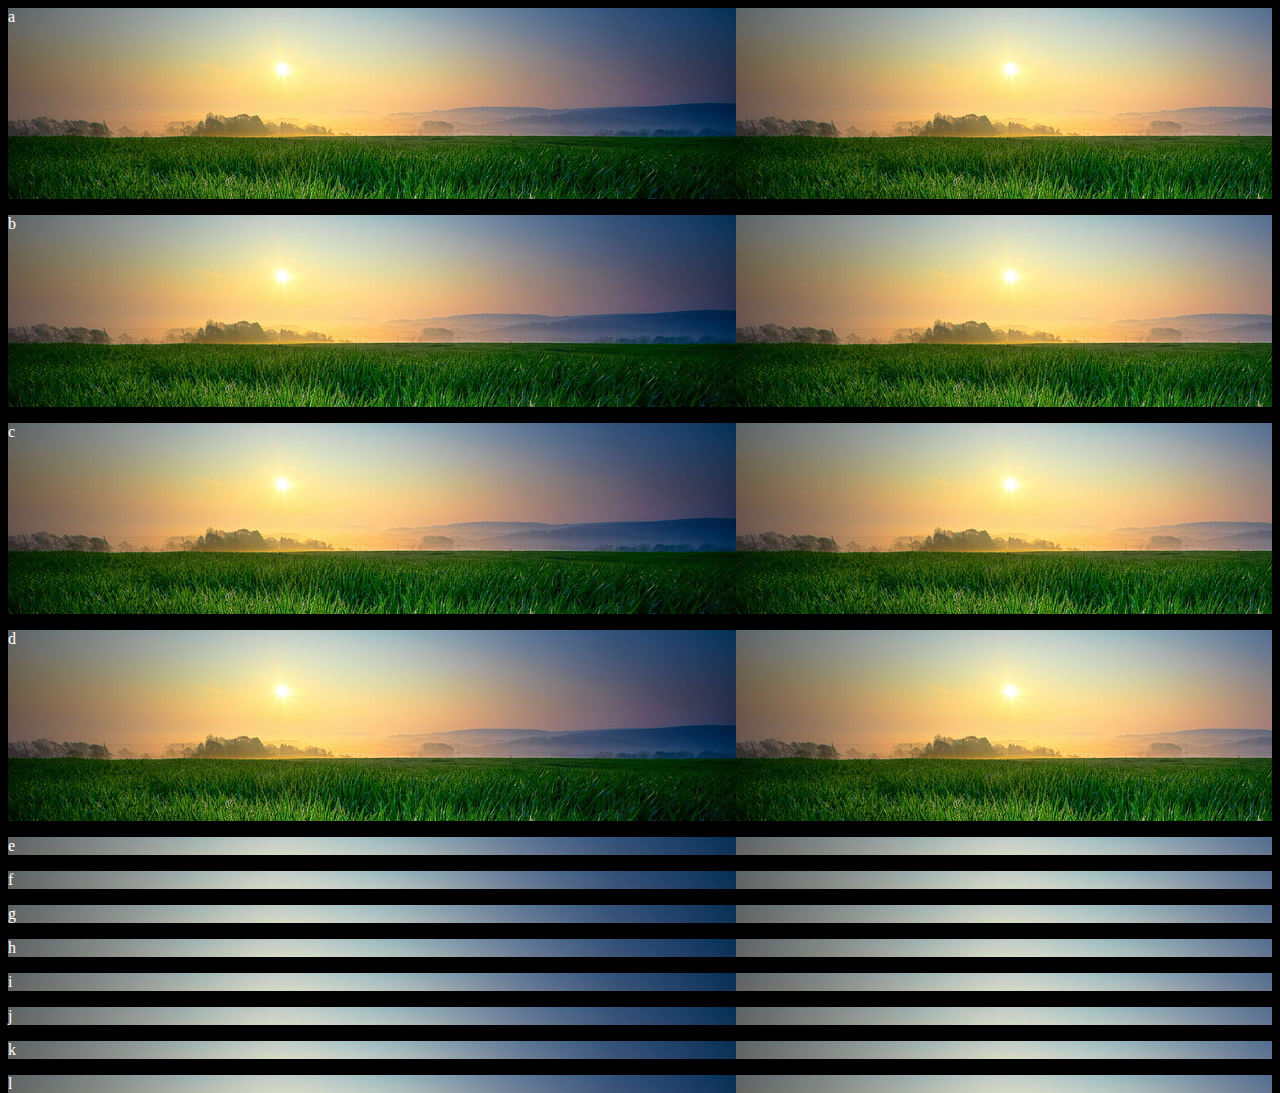
<file: grudxample/me.html>
<!DOCTYPE html>
<html lang="en">

<head>
    <link rel="stylesheet" href="sty.css">
    <meta charset="UTF-8">
    <meta http-equiv="X-UA-Compatible" content="IE=edge">
    <meta name="viewport" content="width=device-width, initial-scale=1.0">
    <title>Document</title>
</head>

<body>

    <section class="section">


        <div class="grid_items" style="background-image: url(/images/agriculture-clouds-cropland-crops-wallpaper-preview.jpg)">a
        </div>
        <div class="grid_items" style="background-image: url(/images/agriculture-clouds-cropland-crops-wallpaper-preview.jpg)">b

        </div>
        <div class="grid_items" style="background-image: url(/images/agriculture-clouds-cropland-crops-wallpaper-preview.jpg)">c</div>
        <div class="grid_items" style="background-image: url(/images/agriculture-clouds-cropland-crops-wallpaper-preview.jpg)">d

        </div>
        <div class="grid_items" style="background-image: url(/images/agriculture-clouds-cropland-crops-wallpaper-preview.jpg)">e

        </div>
        <div class="grid_items" style="background-image: url(/images/agriculture-clouds-cropland-crops-wallpaper-preview.jpg)">f

        </div>
        <div class="grid_items" style="background-image: url(/images/agriculture-clouds-cropland-crops-wallpaper-preview.jpg)">g

        </div>
        <div class="grid_items" style="background-image: url(/images/agriculture-clouds-cropland-crops-wallpaper-preview.jpg)">h

        </div>
        <div class="grid_items" style="background-image: url(/images/agriculture-clouds-cropland-crops-wallpaper-preview.jpg)">i

        </div>
        <div class="grid_items" style="background-image: url(/images/agriculture-clouds-cropland-crops-wallpaper-preview.jpg)">j

        </div>
        <div class="grid_items" style="background-image: url(/images/agriculture-clouds-cropland-crops-wallpaper-preview.jpg)">k

        </div>
        <div class="grid_items" style="background-image: url(/images/agriculture-clouds-cropland-crops-wallpaper-preview.jpg)">l

        </div>
    </section>

</body>

</html>
</file>
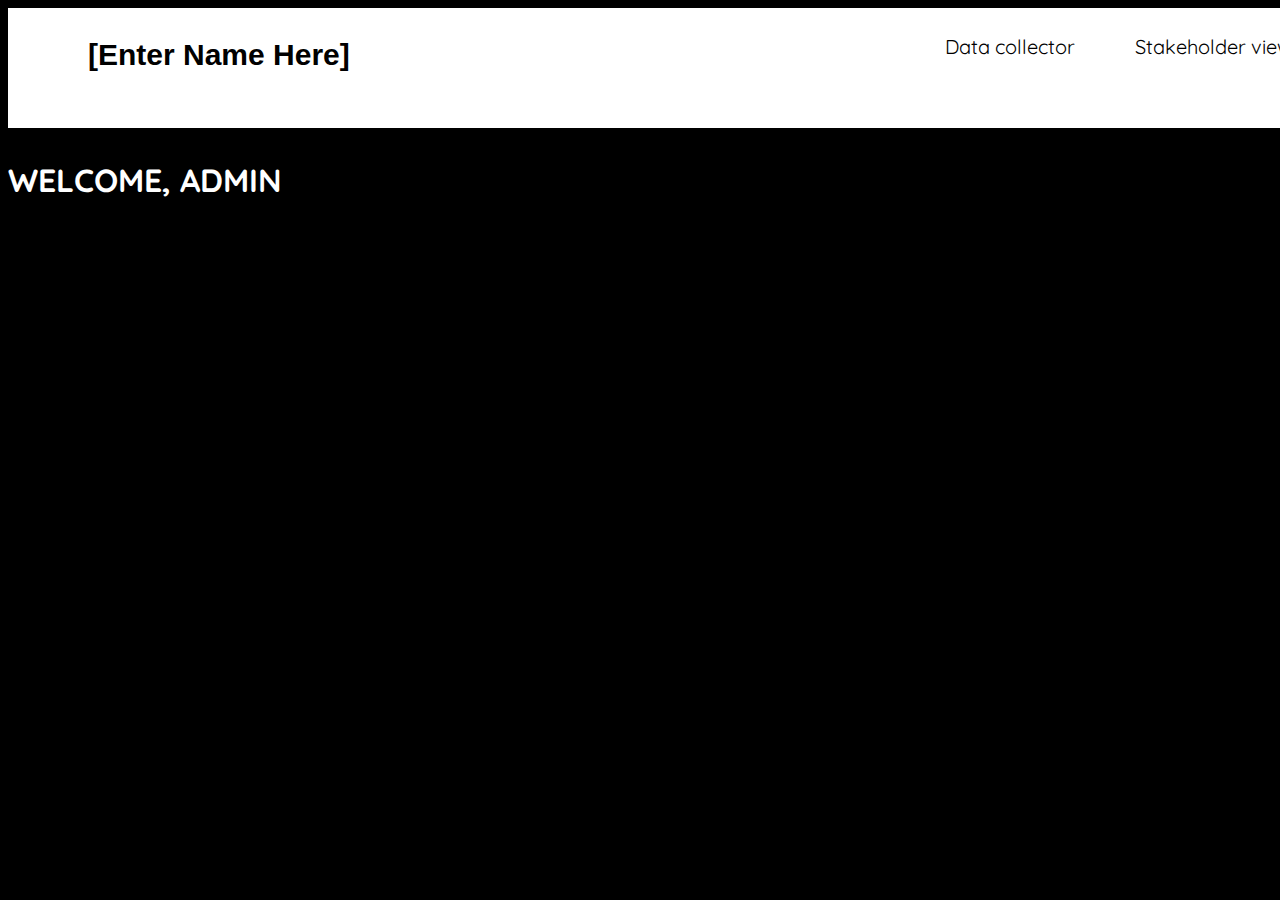
<file: pages/admin.html>
<!DOCTYPE html>
<html lang="en">

<head>
    <meta charset="UTF-8">
    <link rel="stylesheet" href="/animatepics.css">
    <link rel="stylesheet" href="/styles.css">
    <script defer src="/app.js"></script>
    <script defer src="/firebase_options.js"></script>
    <meta http-equiv="X-UA-Compatible" content="IE=edge">
    <meta name="viewport" content="width=device-width, initial-scale=1.0">
    <title>Admin</title>
</head>

<body class="bGround">
    <header>

        <div class="logo">
            [Enter Name Here]
        </div>

        <div class="hamburger">

            <div class="line"></div>
            <div class="line"></div>
            <div class="line"></div>

        </div>



        <nav class="nav-bar">

            <ul>

                <li>
                    <a href="/pages/page2.html">Data collector</a>
                </li>

                <li>
                    <a href="/pages/page3.html">Stakeholder view</a>
                </li>

            </ul>
        </nav>


    </header>

    <h1 class="hidden2">
        <p> WELCOME, ADMIN</p>
        <h1>

</body>

</html>
</file>
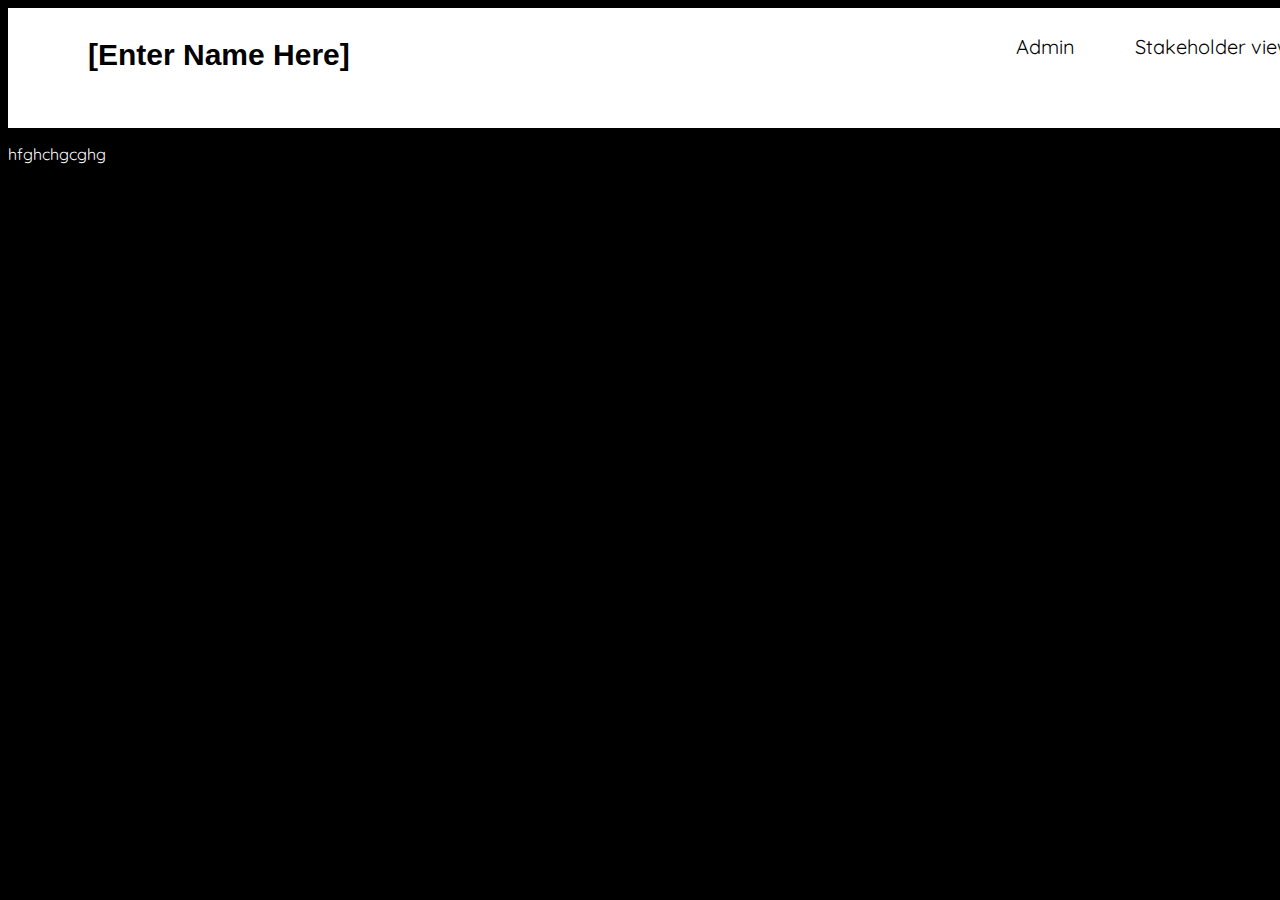
<file: pages/page2.html>
<!DOCTYPE html>
<html lang="en">

<head>
    <meta charset="UTF-8">
    <link rel="stylesheet" href="/styles.css">
    <script defer src="/app.js"></script>
    <script defer src="/firebase_options.js"></script>
    <meta http-equiv="X-UA-Compatible" content="IE=edge">
    <meta name="viewport" content="width=device-width, initial-scale=1.0">
    <title>Admin</title>
</head>

<body class="bGround">
    <header>

        <div class="logo">
            [Enter Name Here]
        </div>

        <div class="hamburger">

            <div class="line"></div>
            <div class="line"></div>
            <div class="line"></div>

        </div>



        <nav class="nav-bar">

            <ul>
                <li>
                    <a href="admin.html">Admin</a>
                </li>



                <li>
                    <a href="page3.html">Stakeholder view</a>
                </li>

            </ul>
        </nav>


    </header>

    <p>hfghchgcghg</p>

</body>

</html>
</file>
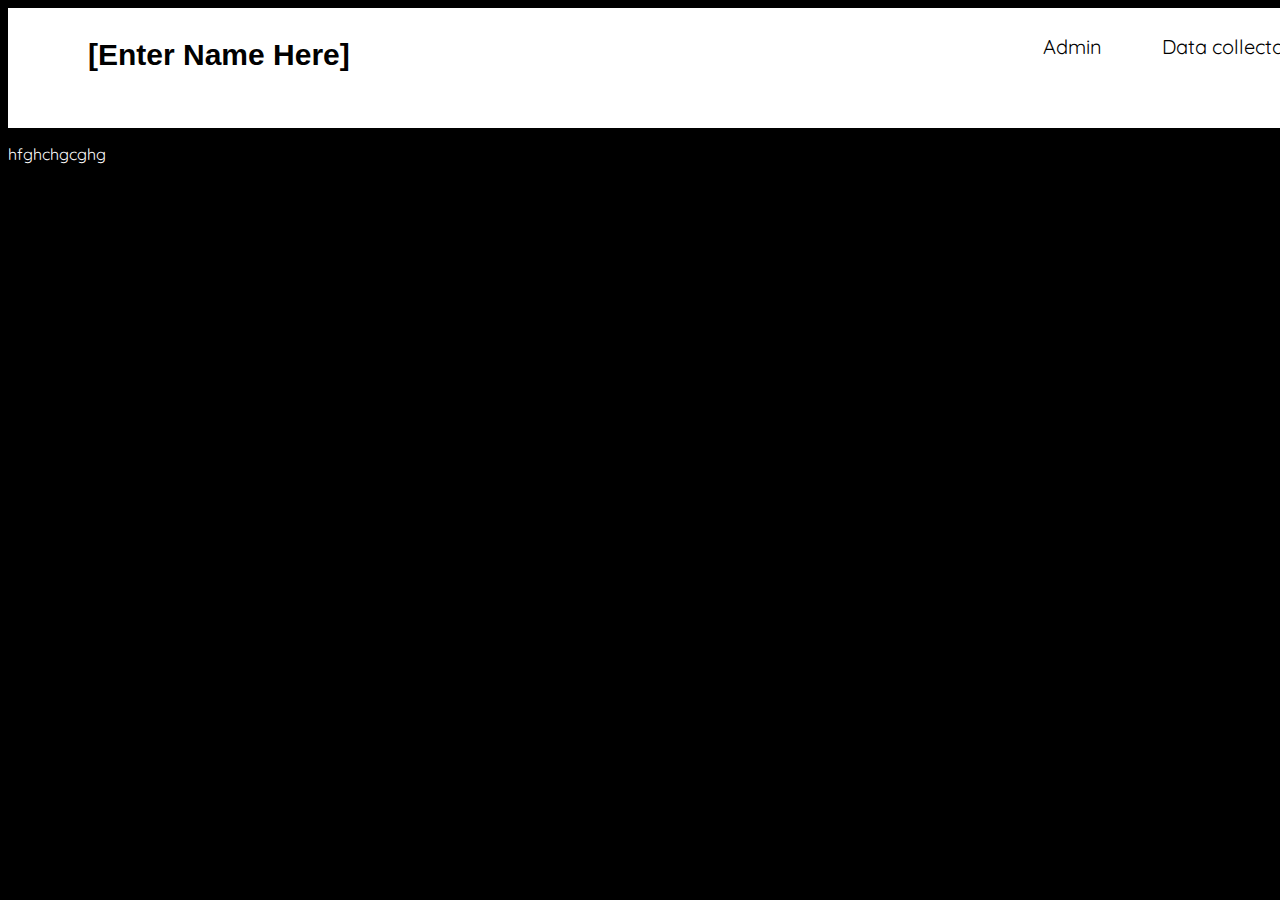
<file: pages/page3.html>
<!DOCTYPE html>
<html lang="en">

<head>
    <meta charset="UTF-8">
    <link rel="stylesheet" href="/styles.css">
    <script defer src="/app.js"></script>
    <script defer src="/firebase_options.js"></script>
    <meta http-equiv="X-UA-Compatible" content="IE=edge">
    <meta name="viewport" content="width=device-width, initial-scale=1.0">
    <title>Admin</title>
</head>

<body class="bGround">
    <header>

        <div class="logo">
            [Enter Name Here]
        </div>

        <div class="hamburger">

            <div class="line"></div>
            <div class="line"></div>
            <div class="line"></div>

        </div>



        <nav class="nav-bar">

            <ul>
                <li>
                    <a href="admin.html">Admin</a>
                </li>

                <li>
                    <a href="page2.html">Data collector</a>
                </li>



            </ul>
        </nav>


    </header>

    <p>hfghchgcghg</p>

</body>

</html>
</file>
<file: grudxample/sty.css>
* {
    background-color: black;
}

.section {
    height: 85vh;
    display: grid;
    gap: 1rem;
    grid-template-areas: 'a, b, c, d' ' l, r, r, e' 'k ,r, r, f' 'j, i, h,g';
    grid-template-rows: repeat(4, 25%);
    grid-template-columns: 240px, auto auto 240px;
    --stagered-delay: 100ms;
}

@keyframes CardEntrance {
    from {
        opacity: 0;
        transform: scale(0.5);
    }
    to {
        opacity: 1;
        transform: scale(1.5);
    }
}

.grid_items:nth-child(1) {
    grid-area: 'a';
    animation-delay: calc(1 * var(--stagered-delay));
}

.grid_items:nth-child(2) {
    grid-area: 'b';
    animation-delay: calc(2 * var(--stagered-delay));
}

.grid_items:nth-child(3) {
    grid-area: 'c';
}

.grid_items:nth-child(4) {
    grid-area: 'd';
}

.grid_items:nth-child(5) {
    grid-area: 'e';
}

.grid_items:nth-child(6) {
    grid-area: 'f';
}

.grid_items:nth-child(7) {
    grid-area: 'g';
}

.grid_items:nth-child(8) {
    grid-area: 'h';
}

.grid_items:nth-child(9) {
    grid-area: 'i';
}

.grid_items:nth-child(10) {
    grid-area: 'j';
}

.grid_items:nth-child(11) {
    grid-area: 'k';
}

.grid_items:nth-child(2) {
    grid-area: 'l';
}

.grid_items:last-child {
    grid-area: 'r';
}

.grid_items {
    color: white;
    animation: cardEntrance 700ms ease-out;
    animation-fill-mode: backwards;
}
</file>
<file: styles.css>
@import url('https://fonts.googleapis.com/css?family=Muli&display=swap');
@import url('https://fonts.googleapis.com/css?family=Quicksand&display=swap');
* {
    list-style: none;
    text-decoration: none;
    font-family: 'Quicksand', Tahoma, Geneva, Verdana, sans-serif;
}

.box {
    height: 50px;
    width: 100px;
    padding: 10px;
    background-color: red;
    padding: 20px;
    border: 20px solid black;
    margin: 50px;
}

.bGround {
    background-color: black;
}

.MajorH {
    color: #FFFFFF;
    text-align: center;
    font-size: 70px;
}

body {
    background-color: black;
}

p {
    color: #FFFFFF;
}

section {
    display: grid;
    place-items: center;
    align-content: center;
    min-height: 150vh;
}

.hidden {
    opacity: 0;
    transition: all 3s;
}

.show {
    opacity: 3;
}

header {
    background: #FFFFFF;
    height: 120px;
    width: 100%;
    display: flex;
    justify-content: space-between;
    padding: 4 100px;
}

.nav-bar ul {
    display: flex;
}

.logo {
    font-family: 'Segoe UI', Tahoma, Geneva, Verdana, sans-serif;
    padding: 30px;
    font-size: 30px;
    font-weight: bolder;
}

.nav-bar ul li a {
    display: block;
    color: #000000;
    font-size: 20px;
    padding: 10px 25px;
    border-radius: 50px;
    transition: 0.5s;
    margin: 0 5px;
}

.hamburger {
    display: none;
}

.nav-bar.active {
    height: 450px;
    color: #FFFFFF;
}

.nav-bar ul li a:hover {
    color: #fefefe;
    background: #000
}

.nav-bar ul li a.active {
    color: #000;
    background: blue;
}

@media only screen and (max-width: 1320px) {
    header {
        padding: 0 50px;
    }
    .pictureStuff {
        flex-grow: inherit;
        border-radius: 2px 16px;
    }
}

@media only screen and (max-width: 1100px) {
    header {
        padding: 0 30px;
    }
}

@media only screen and (max-width: 900px) {
    .hamburger {
        display: block;
        cursor: pointer;
    }
    .hamburger .line {
        width: 30px;
        height: 3px;
        background: #000;
        margin: 6px 0;
    }
    .nav-bar {
        height: 0;
        position: absolute;
        top: 80px;
        left: 0;
        right: 0;
        width: 100vw;
        background: #fefefe;
        transition: 0.2s;
        overflow: hidden;
    }
    .nav-bar ul {
        display: block;
        width: fit-content;
        margin: 80px auto 0 auto;
        text-align: center;
        transition: 0.5;
        opacity: 0;
    }
    .nav-bar.active ul {
        opacity: 1;
    }
    .nav-bar ul li a {
        margin-bottom: 12px;
    }
    .pictureStuff {
        width: 400px;
        padding: 105px;
        border-radius: 2px 16px;
    }
    .Norms {
        font-size: 25px;
    }
    .MajorH {
        font-size: 35px;
    }
}

.pictureStuff {
    vertical-align: top;
    border-radius: 2px 16px;
}

.Norms {
    font-size: 40px;
    text-align: center;
}

footer {
    background: gray;
    color: #fefefe;
    height: 80px;
    width: 100%;
}

.sizedBox {
    height: 120px;
}
</file>
<file: animatepics.css>
.Section {
    background-color: #564f4f;
    justify-content: space-between;
    object-fit: fill;
}

.Section p {
    font-size: 25px;
}

.Section img {
    height: 300px;
}

.hidden2 {
    opacity: 0;
    transition: all 7s;
}

.show2 {
    opacity: 7;
    animation: forwards;
}

.grid-images {
    --gap: 16px;
    --num-cols: 3;
    --row-height: 300px;
    box-sizing: border-box;
    padding: var(--gap);
    display: grid;
    grid-template-columns: repeat(var(--num-cols), 1fr);
    grid-auto-rows: var(--row-height);
    gap: var(--gap);
    --stagered-delay: 100ms;
}

@keyframes grid-images {
    from {
        opacity: 0;
        transform: scale(0.3);
        filter: hue-rotate(180deg);
    }
    to {
        opacity: 1;
        transform: scale(1);
        filter: hue-rotate(0deg);
    }
}

.grid-images img {
    width: 100%;
    height: 100%;
    object-fit: fill;
    animation-delay: 100ms;
}

.grid-images-grid-col-2 {
    grid-column: span 4;
    width: 500px;
    animation-delay: calc(1 * 100ms);
}

.grid-images-grid-row-2 {
    grid-row: span 2;
}
</file>
